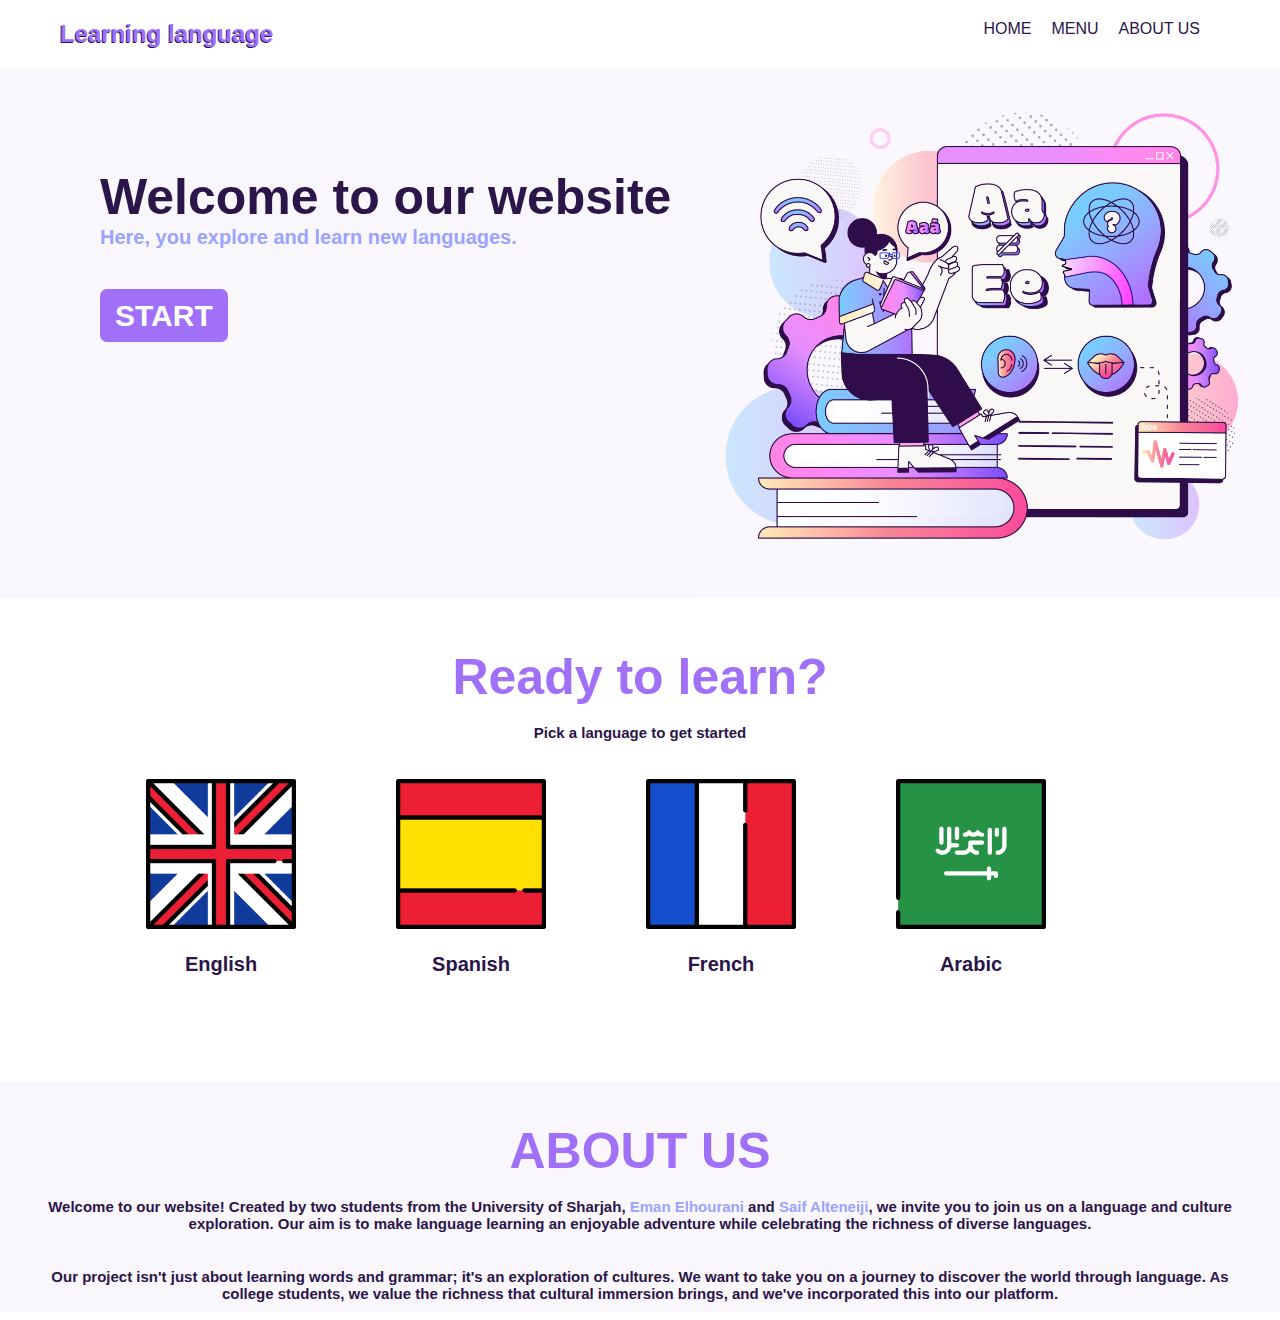
<file: index.html>
<!DOCTYPE html> 
<html lang="en">
	<head> 
		<meta charset = "utf-8">
		<title> language learning </title>
		<style>
			*{
				padding: 0 0 0 0;
				margin: 0 0 0 0;
				font-family: helvetica, Arial, sans-serif;
			}
			a{
				text-decoration: none;
				color: #2c1549;
			}
			a:hover{
				opacity: 0.5;
			}
			li a:hover{
				color:#f096d4;
			}
			header{
				display: flex;
				justify-content: space-between;
				padding: 20px 60px;
				
			}
			header .list{
				display: flex;
				align-items: center;
			}
			header ul{
				display: flex;
				list-style: none;
			}
			header li{
				margin-right: 20px; 
			}
			.start a{
				padding: 10px 15px;
				background-color: #a070f9;
				color: white;
				border-radius: 7px;
				text-align: center;
			}
			.main{
				width:100%;
				height:530px;
				background-image: url(images/background.jpg);
				background-position: right;
				background-repeat: no-repeat;
				background-size: contain;
				text-align: left;
				background-color: #f9f7fc;
			}
			
			.main nav{
				width: 50%;
				height: 100%;
				padding:100px;
			}
			img{ 
				padding:20px;
				margin-left:30px;
				margin-right:30px;
			}
			.ready{
				width:100%;
				display:flex;
				
			}
			.nav{
				padding:50px 0;
				width:85%;
				margin:auto;
			}
			p{
				text-align:center;
				font-weight: bold;
				font-size:20px;
				color:#2c1549;
			}
			footer{
				margin-top:20px;
				padding: 40px;
				height:150px;
				background-color: #f9f7fc;
			}
			
			span{
				font-weight: bold;
				color:#9aa4fc;;
			}
			.sub {
            display: none;
            position: absolute;
            background-color: #f9f7fc;
            box-shadow: 0 8px 16px rgba(0, 0, 0, 0.1);
            z-index: 1;
        }

        li:hover .sub {
            display: block;
        }

        .sub ul {
			display: flex;
			flex-direction: column;
            padding: 0;
            margin: 0;
        }

        .sub li {
            padding: 10px;
            text-align: left;
        }

			
		</style>
	</head>
	<body> 
	<header>
		<div> <h2 style="color:#a070f9; text-shadow:-1px 1px #2c1549;"> Learning language </h2></div>
		<div> <ul> 
			<li><a href="index.html">HOME</a></li>
            <li>
                <a href="#">MENU</a>
                <div class="sub">
                    <ul>
                        <li><a href="english.html">English</a></li>
                        <li><a href="spanish.html">Spanish</a></li>
                        <li><a href="french.html">French</a></li>
                        <li><a href="arabic.html">Arabic</a></li>
                    </ul>
                </div>
            </li>
            <li><a href="#about us">ABOUT US</a></li>
		</ul></div>
		
	</header>
			<section class="main">
			<nav>
				<h1 style= "font-size: 50px; color:#2c1549;"> Welcome to our website</h1>
				<p style= "text-align: left; color:#9aa4fc;"> Here, you explore and learn new languages.</p>
				<h1 style= "text-align: left; margin-top:50px; font-size:30px;"> <div class="start"> <a href="#start"> START </a></div> </h1>
			</nav>
			</section>
			<nav class="nav" id="start">
			<p style="font-size:50px; color:#a070f9;"> Ready to learn? </p><br><p style="color:#2c1549; font-size:15px;"> Pick a language to get started </p>
			<br>
			<div class="ready">
				 <div>
					<a href="english.html"> <img src="images/united-kingdom.png" width="150" ></a> 
					<p>English</p>
				 </div>
					
				 <div>
					<a href="spanish.html"><img src="images/spain.png" width="150" ></a>
					<p>Spanish</p>
				</div>

				<div>
					<a href="french.html"><img src="images/france.png" width="150"></a> 
					<p>French</p>
				</div>
					
				 <div>
					<a href="arabic.html"> <img src="images/saudi-arabia.png" width="150"> </a> 
					<p>Arabic</p>
				</div>
			</div>
			</nav>
		<br><br>
		<section>
		<footer>
			<p id="about us" style="font-size:50px; color:#a070f9;"> ABOUT US </p>
			<br>
			<div>
				<p style="font-size:15px;">Welcome to our website! Created by two students from the University of Sharjah,<span> Eman Elhourani</span> and <span>Saif Alteneiji</span>, we invite you to join us on a language and culture exploration. 
				Our aim is to make language learning an enjoyable adventure while celebrating the richness of diverse languages.</p>
			</div>
			<br>
			<br>
			<div>
				<p style="font-size:15px;">Our project isn't just about learning words and grammar; it's an exploration of cultures. We want to take you on a journey to discover 
				the world through language. As college students, we value the richness that cultural immersion brings, and we've incorporated this into our platform.</p>
			</div> <br>
		</footer>
		</section>
	</body>
</html>
</file>
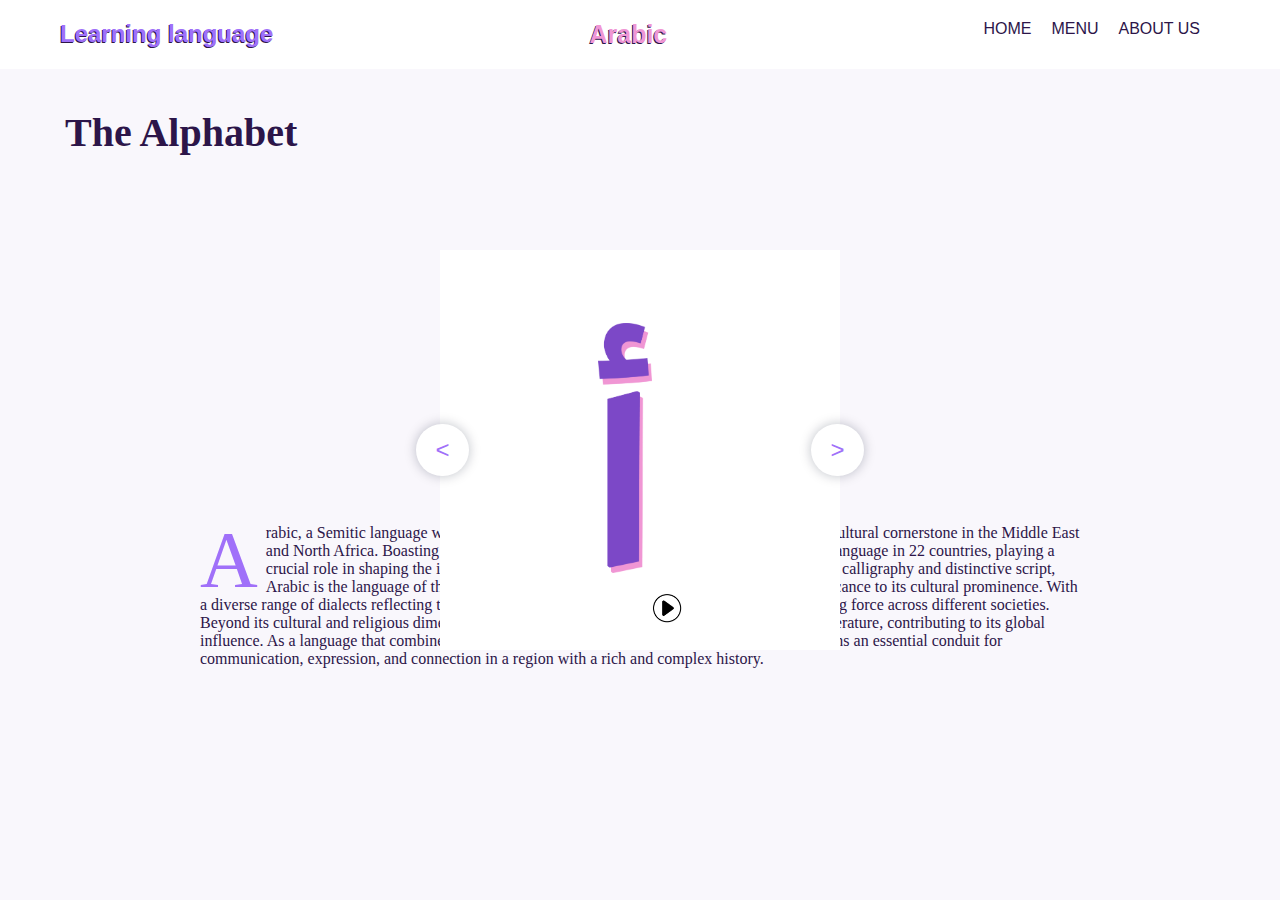
<file: arabic.html>
<!DOCTYPE html>
<html lang="ar">
	<head> 
		<meta charset = "utf-8">
		<title> Arabic </title>
		<link rel = "stylesheet" type = "text/css" 
         href = "mystyle.css">
	<style>
			img{
				
				height:250px;
				position: center;
			}
			h1{
				color:#f096d4;
				font-size: 25px;
				text-shadow:-1px 1px #2c1549;
			}
		</style>
	</head>
	<body>
	<header>
		<div> <h2 style="color:#a070f9; text-shadow:-1px 1px #2c1549;"> Learning language </h2></div>
		<div><h1>Arabic</h1></div>
		<div> <ul> 
			<div> <ul> 
			<li><a href="index.html">HOME</a></li>
            <li>
                <a href="#">MENU</a>
                <div class="sub">
                    <ul>
                        <li><a href="english.html">English</a></li>
                        <li><a href="spanish.html">Spanish</a></li>
                        <li><a href="french.html">French</a></li>
                        <li><a href="arabic.html">Arabic</a></li>
                    </ul>
                </div>
            </li>
            <li><a href="#about us">ABOUT US</a></li>
		</ul></div>
	</header>
		<div><h2 style="padding:40px; font-size:40px; font-family:dubai; color:#2c1549; margin-left:25px;">The Alphabet </h2>

		<div class="wrapper">
			  <div class="testimonial-container" id="testimanial-container"></div>
			  <button id="prev">&lt;</button>
			  <button id="next">&gt;</button>
			  <audio id="audio" controls style="display: none;"></audio>
			
			<div><img id="icon" src="images/play.png" alt="Play/Pause Icon"></div>
			</div>
			
			<script src="scriptar.js"></script>
			<br>
			<div><p>
			Arabic, a Semitic language with roots stretching back centuries, stands as a linguistic and cultural cornerstone in the Middle East and North Africa. Boasting more than 310 million native speakers, Arabic is the official language in 22 countries, playing a crucial role in shaping the identity and heritage of the Arab world. Known for its intricate 
			calligraphy and distinctive script, Arabic is the language of the Quran, Islam's holy book, adding profound religious significance to its cultural prominence. With a diverse range of dialects reflecting the rich tapestry of the Arab nations, Arabic serves as a unifying force across
			different societies. Beyond its cultural and religious dimensions, Arabic is a language of diplomacy, commerce, and literature,
			contributing to its global influence. As a language that combines historical depth with contemporary relevance, Arabic remains an essential conduit for communication, expression, and connection in a region with a rich and complex history.
			</p></div>
	</body> 

</html>
</file>
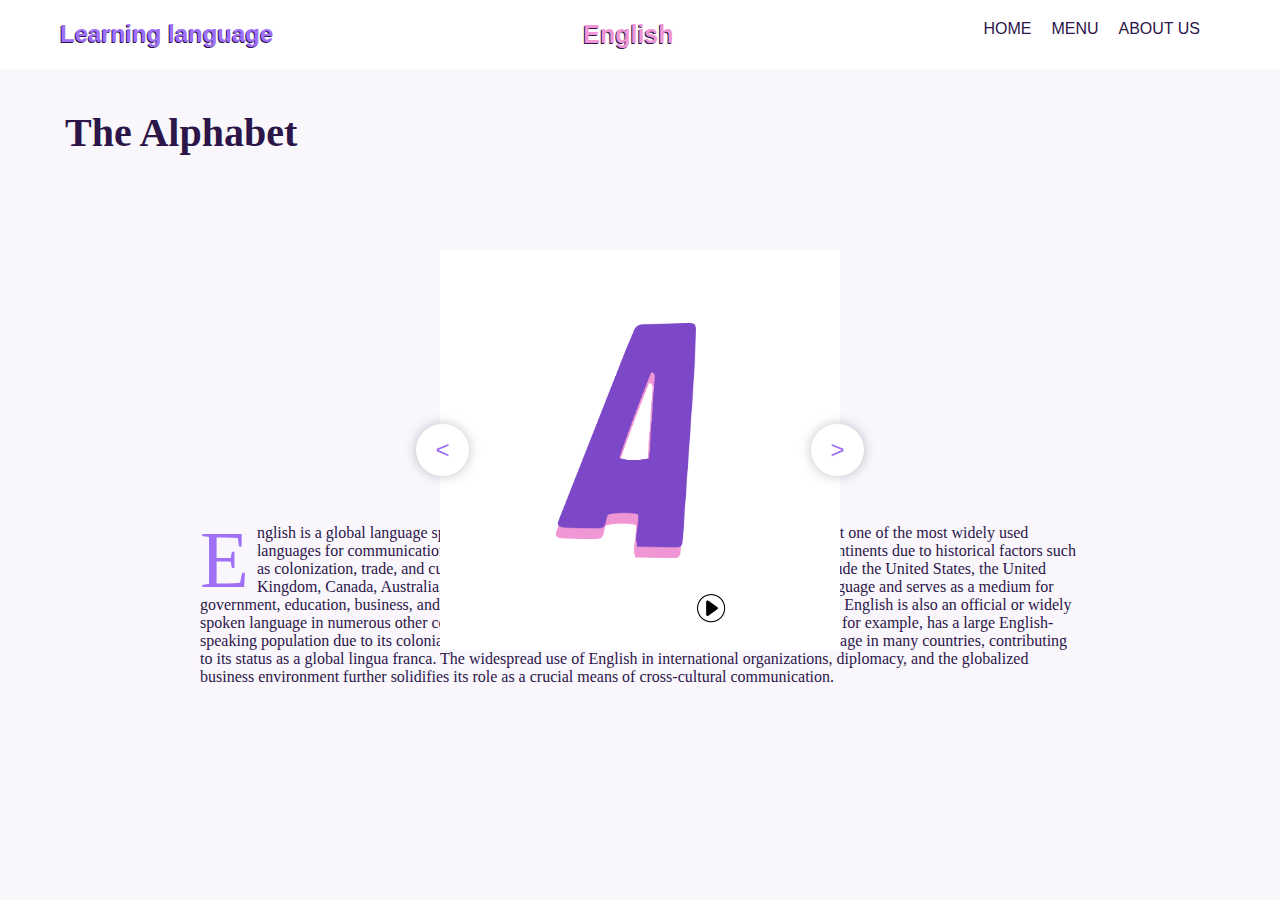
<file: english.html>
<!DOCTYPE html> 
<html lang="en">
	<head> 
		<meta charset = "utf-8">
		<title> English </title>
		<link rel = "stylesheet" type = "text/css" 
         href = "mystyle.css">
		 
		<style>
			img{
				height:250px;
				position: center;
			}
			h1{
				color:#f096d4;
				font-size: 25px;
				text-shadow:-1px 1px #2c1549;
			}
			
		</style>
		
		 
	</head>
	<body> 
		<header>
		<div> <h2 style="color:#a070f9; text-shadow:-1px 1px #2c1549;"> Learning language </h2></div>
		<div><h1>English</h1></div>
		<div> <ul> 
			
			<li><a href="index.html">HOME</a></li>
            <li>
                <a href="#">MENU</a>
                <div class="sub">
                    <ul>
                        <li><a href="english.html">English</a></li>
                        <li><a href="spanish.html">Spanish</a></li>
                        <li><a href="french.html">French</a></li>
                        <li><a href="arabic.html">Arabic</a></li>
                    </ul>
                </div>
            </li>
            <li><a href="#about us">ABOUT US</a></li>
		</ul></div>
		
	</header>
	<div><h2 style="padding:40px; font-size:40px; font-family:dubai; color:#2c1549; margin-left:25px;">The Alphabet </h2>
			<div class="wrapper">
			  <div class="testimonial-container" id="testimanial-container"></div>
			  <button id="prev">&lt;</button>
			  <button id="next">&gt;</button>
			  <audio id="audio" controls style="display: none;"></audio>
			
			<div><img id="icon" src="images/play.png" alt="Play/Pause Icon"></div>
			</div>
			
			<script src="script.js"></script>
			
			<br>
			<div><p>
			English is a global language spoken by people in many countries around the world, making it one of the most widely used languages for communication. While its roots are in England, English has spread across continents due to historical factors such as colonization, trade, and cultural exchange. The primary English-speaking countries include the United States, the United Kingdom, Canada, Australia, and New Zealand. 
			In these nations, English is the official language and serves as a medium for government, education, business, and everyday communication. However, it's important to note that English is also an official or widely spoken language in numerous other countries, particularly in Africa, Asia, and the Caribbean. India, for example, has a large English-speaking population due to its colonial history. Additionally, English is often used as a second language in many countries, contributing to its status as a global lingua franca. 
			The widespread use of English in international organizations, diplomacy, and the globalized business environment further solidifies its role as a crucial means of cross-cultural communication.
			</p></div>
</body>
</html>
</file>
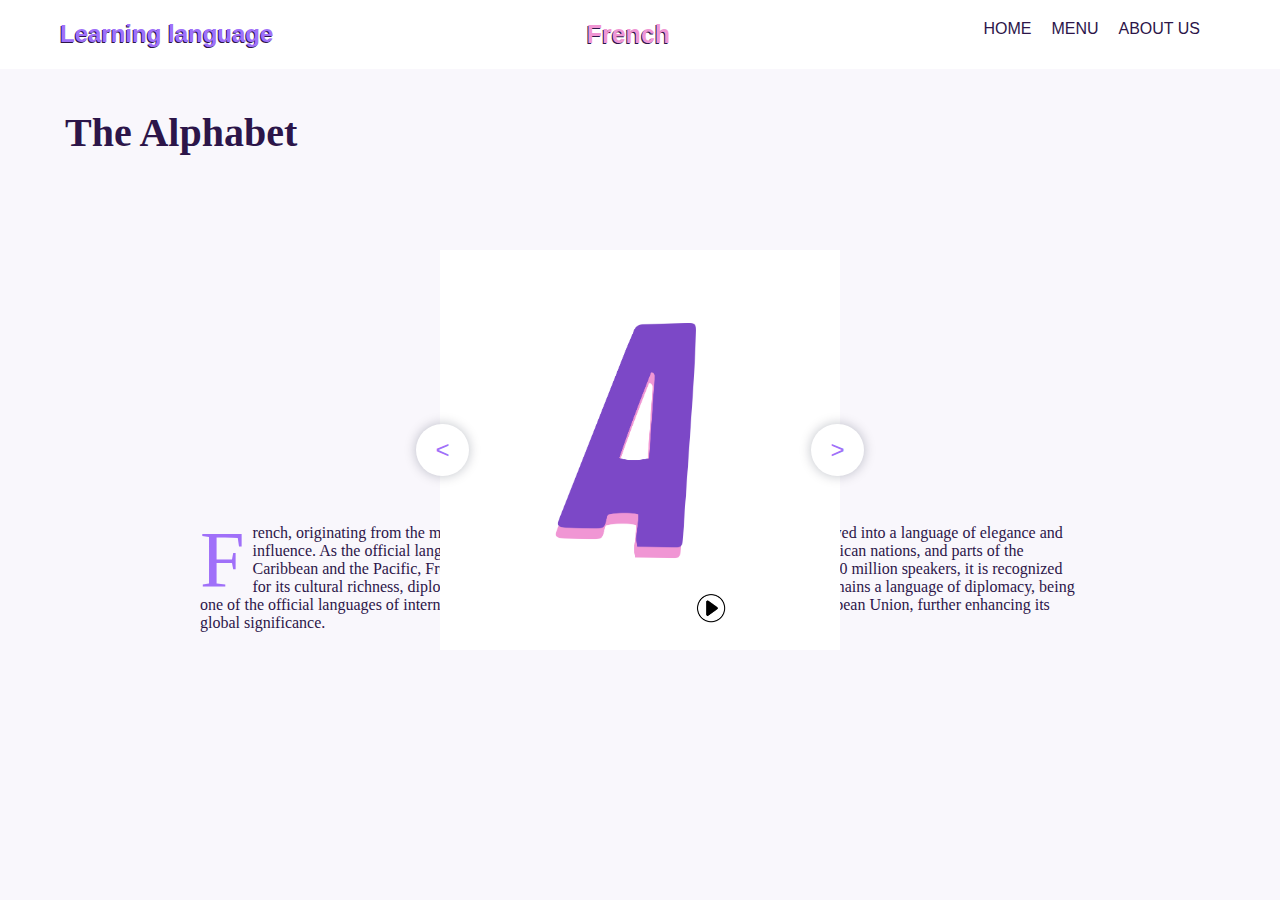
<file: french.html>
<!DOCTYPE html>
<html lang="fr">
	<head> 
		<meta charset = "utf-8">
		<title> French</title><link rel = "stylesheet" type = "text/css" 
         href = "mystyle.css">
	 <style>
			img{
				height:250px;
				position: center;
			}
			h1{
				color:#f096d4;
				font-size: 25px;
				text-shadow:-1px 1px #2c1549;
			}
		</style>
	</head>
	<body>
	<header>
		<div> <h2 style="color:#a070f9; text-shadow:-1px 1px #2c1549;"> Learning language </h2></div>
		<div><h1>French</h1></div>
		<div> <ul> 
			<li><a href="index.html">HOME</a></li>
            <li>
                <a href="#">MENU</a>
                <div class="sub">
                    <ul>
                        <li><a href="english.html">English</a></li>
                        <li><a href="spanish.html">Spanish</a></li>
                        <li><a href="french.html">French</a></li>
                        <li><a href="arabic.html">Arabic</a></li>
                    </ul>
                </div>
            </li>
            <li><a href="#about us">ABOUT US</a></li>
		</ul></div>
	</header>
			<div><h2 style="padding:40px; font-size:40px; font-family:dubai; color:#2c1549; margin-left:25px;">The Alphabet </h2>

		<div class="wrapper">
			  <div class="testimonial-container" id="testimanial-container"></div>
			  <button id="prev">&lt;</button>
			  <button id="next">&gt;</button>
			  <audio id="audio" controls style="display: none;"></audio>
			
			<div><img id="icon" src="images/play.png" alt="Play/Pause Icon"></div>
			</div>
			
			<script src="scriptfr.js"></script>
			<br>
			<div><p>
			French, originating from the medieval vernacular Latin of the Ile-de-France region, has evolved into a language of elegance and influence. As the official language in 29 countries, including France, Canada, numerous African nations, 
			and parts of the Caribbean and the Pacific, French holds the status of a major global language. With over 220 million speakers, it is recognized for its cultural richness, diplomacy,
			and contributions to philosophy and science. French remains a language of diplomacy, being one of the official languages of international organizations such as the United Nations and the European Union, further enhancing its global significance.
			</p></div>
	</body>

</html>
</file>
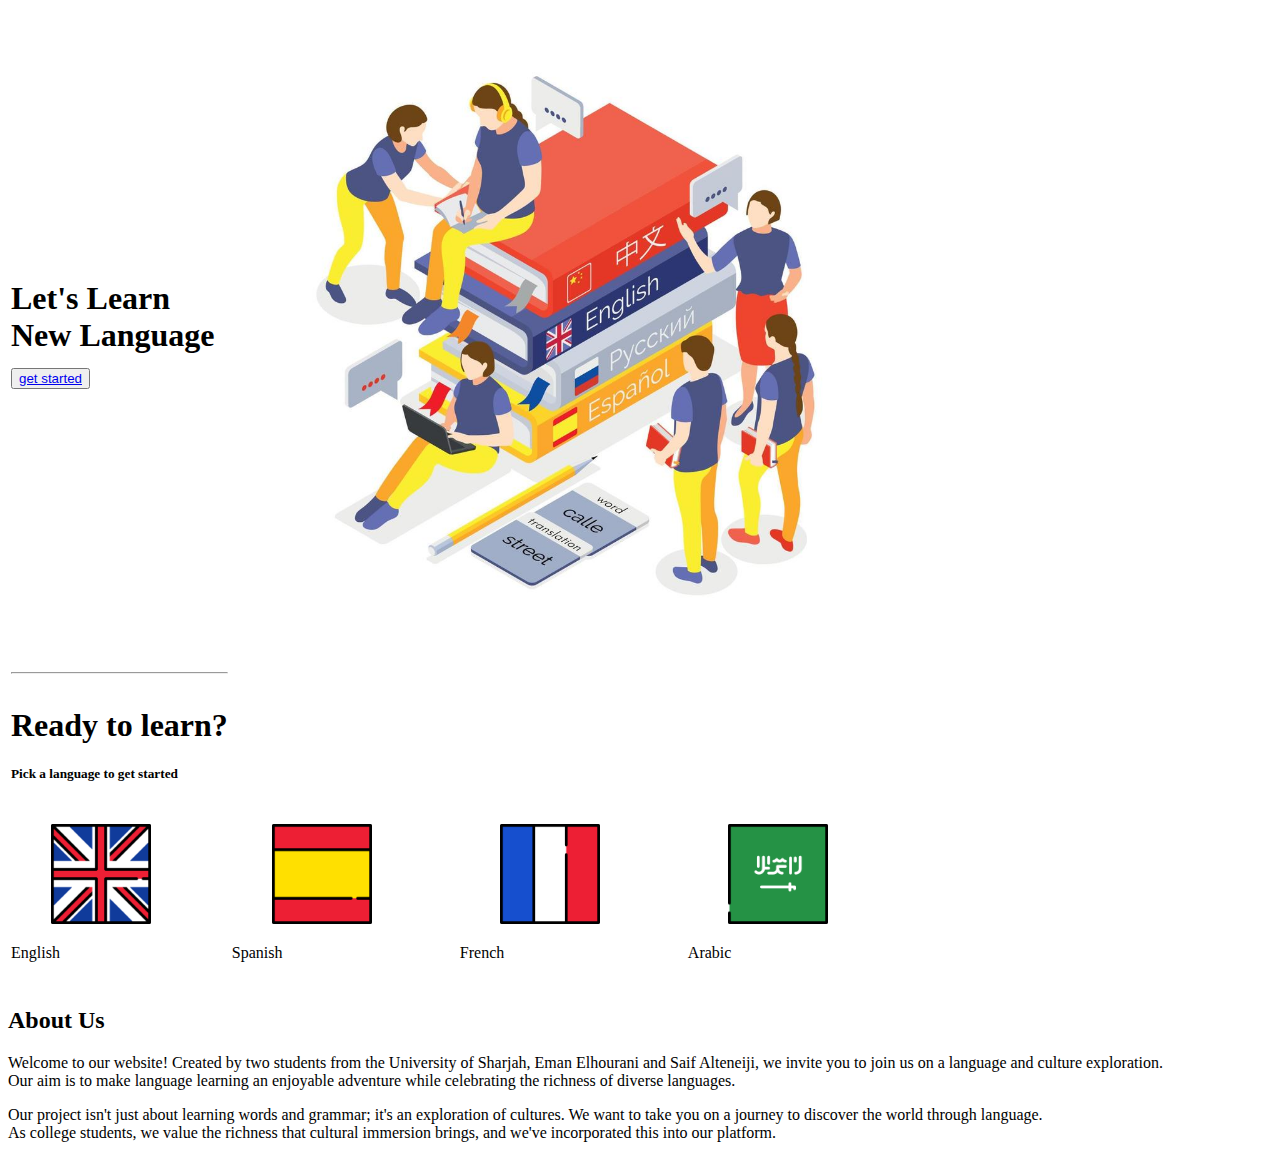
<file: main.html>
<!DOCTYPE html> 
<html lang="en">
	<head> 
		<meta charset = "utf-8">
		<title> language learning </title>
	</head>
	<body> <header>
		<table>
			<tr>
				<td><h1> Let's Learn <br> New Language <br> <button type="button"><a href="#start"> get started </a></button> </h1></td>
				<td colspan="6"><figure><img src="images/language-courses-isometric-background-vector.jpg" width="600"></figure</td>
			</tr>
			<tr><td><hr></td></tr>
			<tr>
				<td><h1> Ready to learn? </h1><h5> Pick a language to get started </h5></td>
			</tr>
			<tr id="start">
				<td> <figure><a href="english.html"> <img src="images/united-kingdom.png" width="100" ></a> </figure>
					<figcaption> English</figcaption></td>
				<td> <figure><a href="spanish.html"><img src="images/spain.png" width="100" ></a> </figure>
					<figcaption> Spanish </figcaption></td>
				<td> <figure><a href="french.html"><img src="images/france.png" width="100"><a> </figure>
					<figcaption> French </figcaption></td>
				<td> <figure><a href="arabic.html"> <img src="images/saudi-arabia.png" width="100"> </a> </figure>
					<figcaption> Arabic </figcaption></td>
			</tr>
			<tr><td><br></td></tr>
			
		</table>
		<footer><h2> About Us</h2>
		<p>Welcome to our website! Created by two students from the University of Sharjah, Eman Elhourani and Saif Alteneiji, we invite you to join us on a language and culture exploration.<br> 
		Our aim is to make language learning an enjoyable adventure while celebrating the richness of diverse languages.</p>
		
		<p>Our project isn't just about learning words and grammar; it's an exploration of cultures. We want to take you on a journey to discover 
		the world through language. <br> As college students, we value the richness that cultural immersion brings, and we've incorporated this into our platform.</p>
				</footer>
	</body>
</html>
</file>
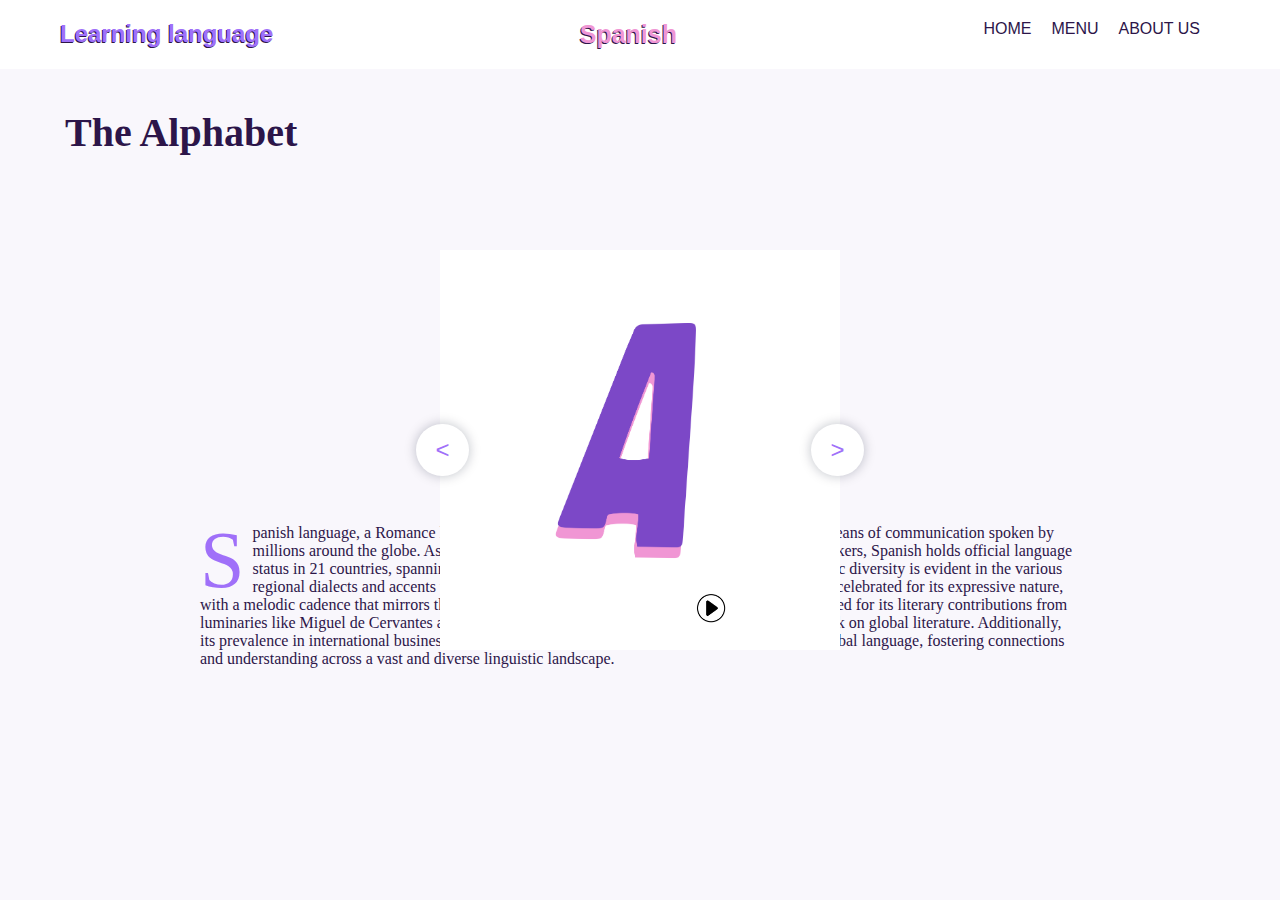
<file: spanish.html>
<!DOCTYPE html>
<html lang="es">
	<head> 
		<meta charset = "utf-8">
		<title> Spanish </title>
		<link rel = "stylesheet" type = "text/css" 
         href = "mystyle.css">
		 <style>
			img{
				height:250px;
				position: center;
			}
			h1{
				color:#f096d4;
				font-size: 25px;
				text-shadow:-1px 1px #2c1549;
			}
		</style>
	</head>
	<body>
	<header>
		<div> <h2 style="color:#a070f9; text-shadow:-1px 1px #2c1549;"> Learning language </h2></div>
		<div><h1>Spanish</h1></div>
		<div> <ul> 
			<li><a href="index.html">HOME</a></li>
            <li>
                <a href="#">MENU</a>
                <div class="sub">
                    <ul>
                        <li><a href="english.html">English</a></li>
                        <li><a href="spanish.html">Spanish</a></li>
                        <li><a href="french.html">French</a></li>
                        <li><a href="arabic.html">Arabic</a></li>
                    </ul>
                </div>
            </li>
            <li><a href="#about us">ABOUT US</a></li>
		</ul></div>
	</header>
		<div><h2 style="padding:40px; font-size:40px; font-family:dubai; color:#2c1549; margin-left:25px;">The Alphabet </h2>

		<div class="wrapper">
			  <div class="testimonial-container" id="testimanial-container"></div>
			  <button id="prev">&lt;</button>
			  <button id="next">&gt;</button>
			  <audio id="audio" controls style="display: none;"></audio>
			
			<div><img id="icon" src="images/play.png" alt="Play/Pause Icon"></div>
			</div>
			
			<script src="scriptes.js"></script>
			<br>
			<div><p>
			Spanish language, a Romance language rooted in Latin, stands as a vibrant and influential means of communication spoken by millions around the globe. As the second most spoken language in the world by native speakers, Spanish holds official language status in 21 countries, spanning Europe, the Americas, and even parts of Africa.
			Its linguistic diversity is evident in the various regional dialects and accents that contribute to the rich tapestry of the language. Spanish is celebrated for its expressive nature,
			with a melodic cadence that mirrors the cultural vibrancy of the communities it represents. Renowned for its literary contributions from luminaries like Miguel de Cervantes and Gabriel García Márquez, Spanish has left an indelible mark on global literature. 
			Additionally, its prevalence in international business, diplomacy, and the arts underscores its significance as a global language, fostering connections and understanding across a vast and diverse linguistic landscape.
			</p></div>
	</body>

</html>
</file>
<file: mystyle.css>
*{
				padding: 0 0 0 0;
				margin: 0 0 0 0;
				font-family: helvetica, Arial, sans-serif;
			}
			a{
				text-decoration: none;
				color: #2c1549;
			}
			a:hover{
				opacity: 0.5;
			}
			li a:hover{
				color:#f096d4;
			}
			header{
				display: flex;
				justify-content: space-between;
				padding: 20px 60px;
				
			}
			header .list{
				display: flex;
				align-items: center;
			}
			header ul{
				display: flex;
				list-style: none;
			}
			header li{
				margin-right: 20px; 
			}
			header{
				background-color:white;
			}
			body{
				background-color:#f9f7fc;
			}
			.sub {
            display: none;
            position: absolute;
            background-color: #f9f7fc;
            box-shadow: 0 8px 16px rgba(0, 0, 0, 0.1);
            z-index: 1;
        }

        li:hover .sub {
            display: block;
        }

        .sub ul {
			display: flex;
			flex-direction: column;
            padding: 0;
            margin: 0;
        }

        .sub li {
            padding: 10px;
            text-align: left;
        }

			.wrapper{
				background-color:white;
				position: absolute;
				width:80vw;
				max-width: 25em;
				min-height: 25em;
				border-radius: 0.6 em;
				transform: translate(-50%, -50%);
				left: 50%;
				top: 50%;
				box-shadow: 1 1 1 1.8em 0 rgba(1, 17, 39, 0.15);
				display: flex;		
				justify-content: center;
				align-items: center;
}
			}
			.testimonial-container {
				border: 1px solid black;
				width: 85%;
				height: 100%;
				position: relative;
				margin: auto;
				padding: 1.8em 1.2em;
				display: flex;
				align-items: center;
				
			}
			.wrapper button {
				font-size: 1.5em;
				height: 2.2em;
				width: 2.2em;
				background-color: #ffffff;
				position: absolute;
				margin: auto;
				top: 0;
				bottom: 0;
				border: none;
				color: #a070f9;
				box-shadow: 0 0 0.5em rgba(1, 17, 39, 0.25);
				cursor: pointer;
				border-radius:50% ;
			}
			button#next {
				right: -1.0em;
			}
			button#prev {
				left: -1.0em;
			}
			
			.wrapper img#icon {
				height: 30px;   
				margin-top: 20em;

			}
			.wrapper img#icon:hover {
			 transform: scale(1.2);
			}
			
			div p{
				margin-top:110px;
				padding:200px;
				color:#2c1549;
				font-family:dubai;
			}
			p:first-child:first-letter {
			  color:#a070f9;
			  font-size: 80px;
			  padding-right: 8px;
			  float:left;
			  line-height: 0.9;
			  font-family: georgia;
			}
</file>
